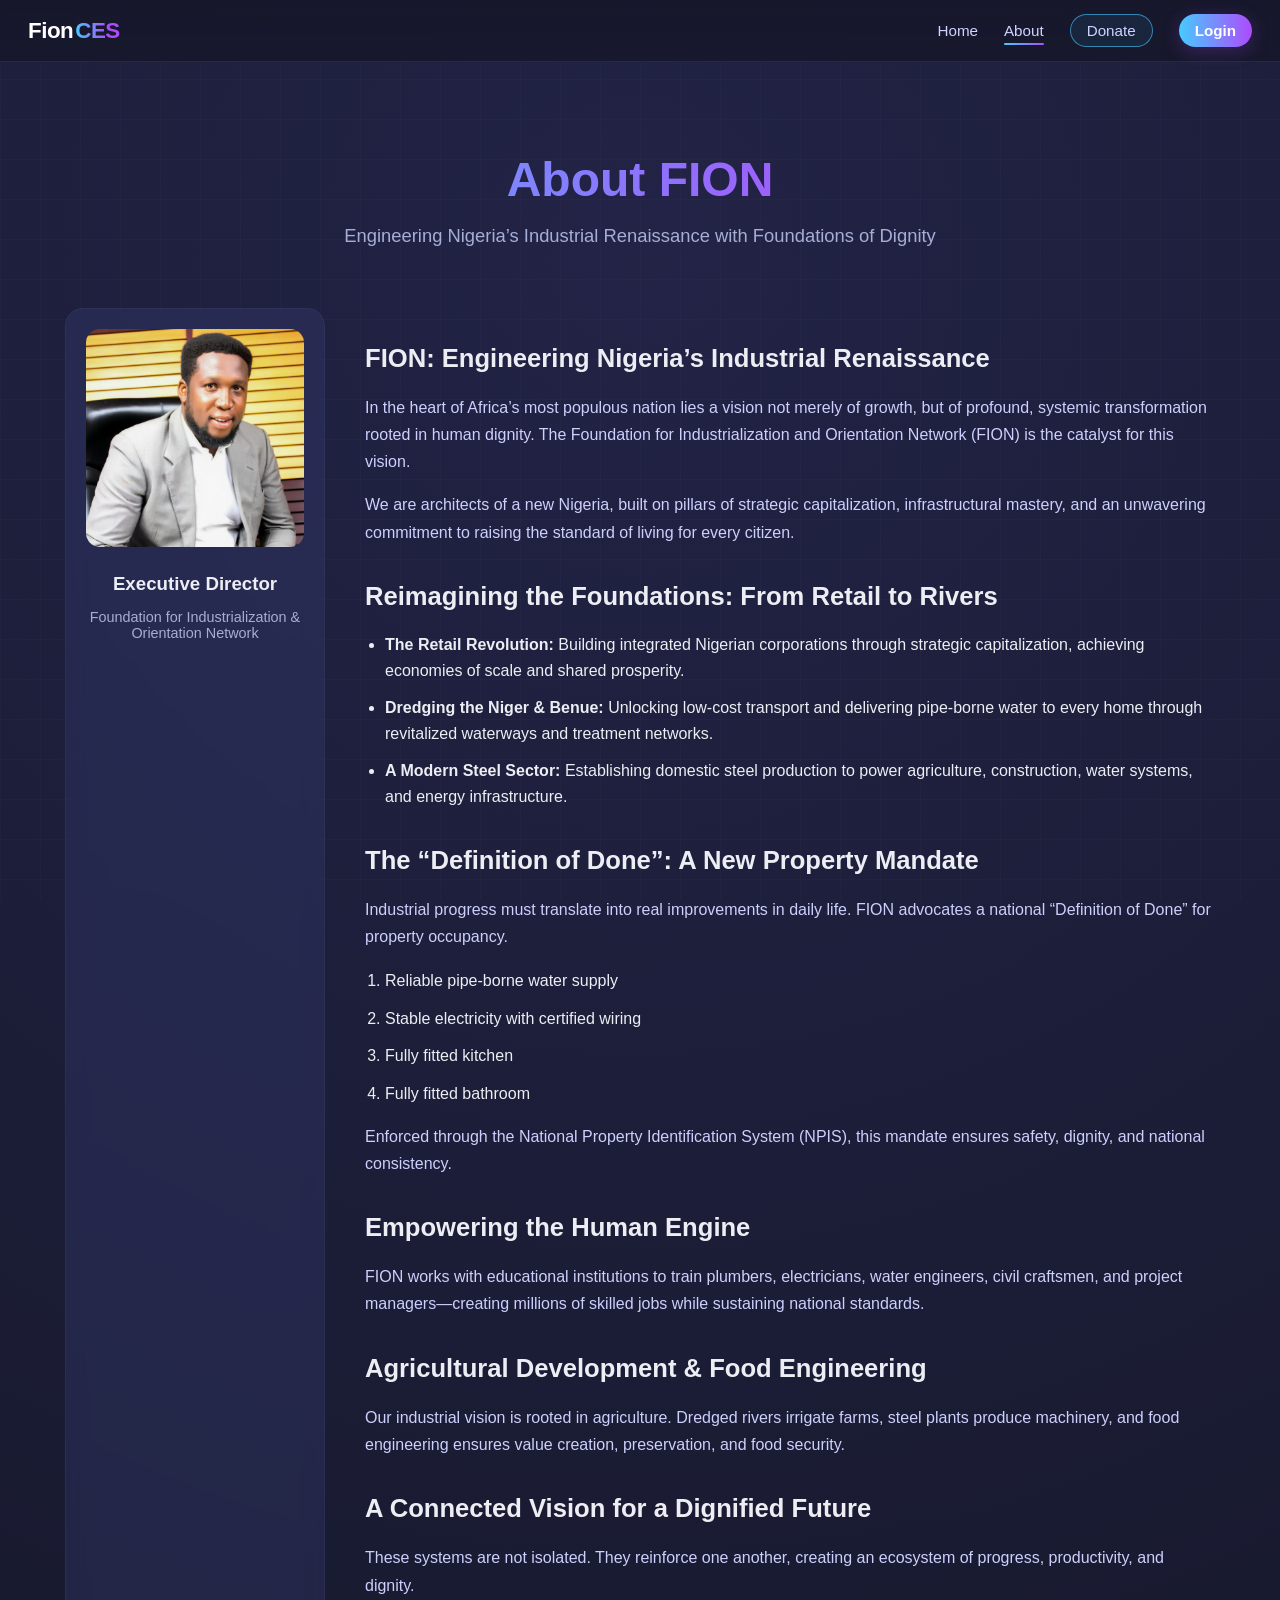
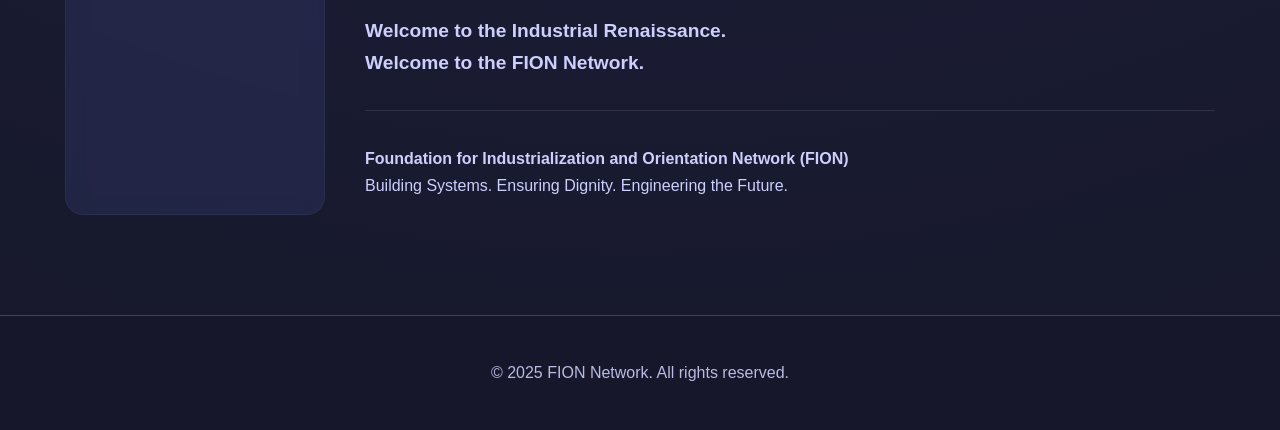
<file: about.html>
<!DOCTYPE html>
<html lang="en">

<head>
    <meta charset="UTF-8" />
    <meta name="viewport" content="width=device-width, initial-scale=1" />
    <title>About Us – FION</title>
    <link rel="stylesheet" href="css/style.css">
    <link rel="stylesheet" href="css/about.css">
</head>

<body>

    <nav class="top-nav">
        <a href="index.html" class="nav-logo">
          Fion<span class="gradient-text">CES</span>
        </a>
      
        <div class="nav-links">
          <a href="index.html">Home</a>
          <a href="about.html" class="active">About</a>
          <a href="donate" class="donate-btn">Donate</a>
          <a href="login" class="cta">Login</a>
        </div>
      </nav>

    <div class="grid-bg"></div>

    <section class="about-hero">
        <h1 class="gradient-text">About FION</h1>
        <p class="hero-sub">
            Engineering Nigeria’s Industrial Renaissance with Foundations of Dignity
        </p>
    </section>

    <main class="about-wrapper">

        <!-- DIRECTOR CARD -->
        <aside class="director-card">
            <img src="images/director_placeholder.jpeg" alt="Director of FION">
            <h3>Executive Director</h3>
            <p class="director-title">Foundation for Industrialization & Orientation Network</p>
        </aside>

        <!-- MAIN CONTENT -->
        <article class="about-content">

            <h2>FION: Engineering Nigeria’s Industrial Renaissance</h2>
            <p>
                In the heart of Africa’s most populous nation lies a vision not merely of growth,
                but of profound, systemic transformation rooted in human dignity.
                The Foundation for Industrialization and Orientation Network (FION) is the catalyst
                for this vision.
            </p>

            <p>
                We are architects of a new Nigeria, built on pillars of strategic capitalization,
                infrastructural mastery, and an unwavering commitment to raising the standard of
                living for every citizen.
            </p>

            <h2>Reimagining the Foundations: From Retail to Rivers</h2>

            <ul class="about-list">
                <li>
                    <strong>The Retail Revolution:</strong>
                    Building integrated Nigerian corporations through strategic capitalization,
                    achieving economies of scale and shared prosperity.
                </li>

                <li>
                    <strong>Dredging the Niger & Benue:</strong>
                    Unlocking low-cost transport and delivering pipe-borne water to every home
                    through revitalized waterways and treatment networks.
                </li>

                <li>
                    <strong>A Modern Steel Sector:</strong>
                    Establishing domestic steel production to power agriculture, construction,
                    water systems, and energy infrastructure.
                </li>
            </ul>

            <h2>The “Definition of Done”: A New Property Mandate</h2>

            <p>
                Industrial progress must translate into real improvements in daily life.
                FION advocates a national “Definition of Done” for property occupancy.
            </p>

            <ol class="about-steps">
                <li>Reliable pipe-borne water supply</li>
                <li>Stable electricity with certified wiring</li>
                <li>Fully fitted kitchen</li>
                <li>Fully fitted bathroom</li>
            </ol>

            <p>
                Enforced through the National Property Identification System (NPIS),
                this mandate ensures safety, dignity, and national consistency.
            </p>

            <h2>Empowering the Human Engine</h2>

            <p>
                FION works with educational institutions to train plumbers, electricians,
                water engineers, civil craftsmen, and project managers—creating millions of
                skilled jobs while sustaining national standards.
            </p>

            <h2>Agricultural Development & Food Engineering</h2>

            <p>
                Our industrial vision is rooted in agriculture. Dredged rivers irrigate farms,
                steel plants produce machinery, and food engineering ensures value creation,
                preservation, and food security.
            </p>

            <h2>A Connected Vision for a Dignified Future</h2>

            <p>
                These systems are not isolated. They reinforce one another, creating an ecosystem
                of progress, productivity, and dignity.
            </p>

            <p class="about-closing">
                <strong>
                    Welcome to the Industrial Renaissance.<br>
                    Welcome to the FION Network.
                </strong>
            </p>

            <div class="about-signature">
                <p>
                    <strong>Foundation for Industrialization and Orientation Network (FION)</strong><br>
                    Building Systems. Ensuring Dignity. Engineering the Future.
                </p>
            </div>

        </article>

    </main>

    <footer class="footer">
        <p>© 2025 FION Network. All rights reserved.</p>
    </footer>

</body>

</html>
</file>
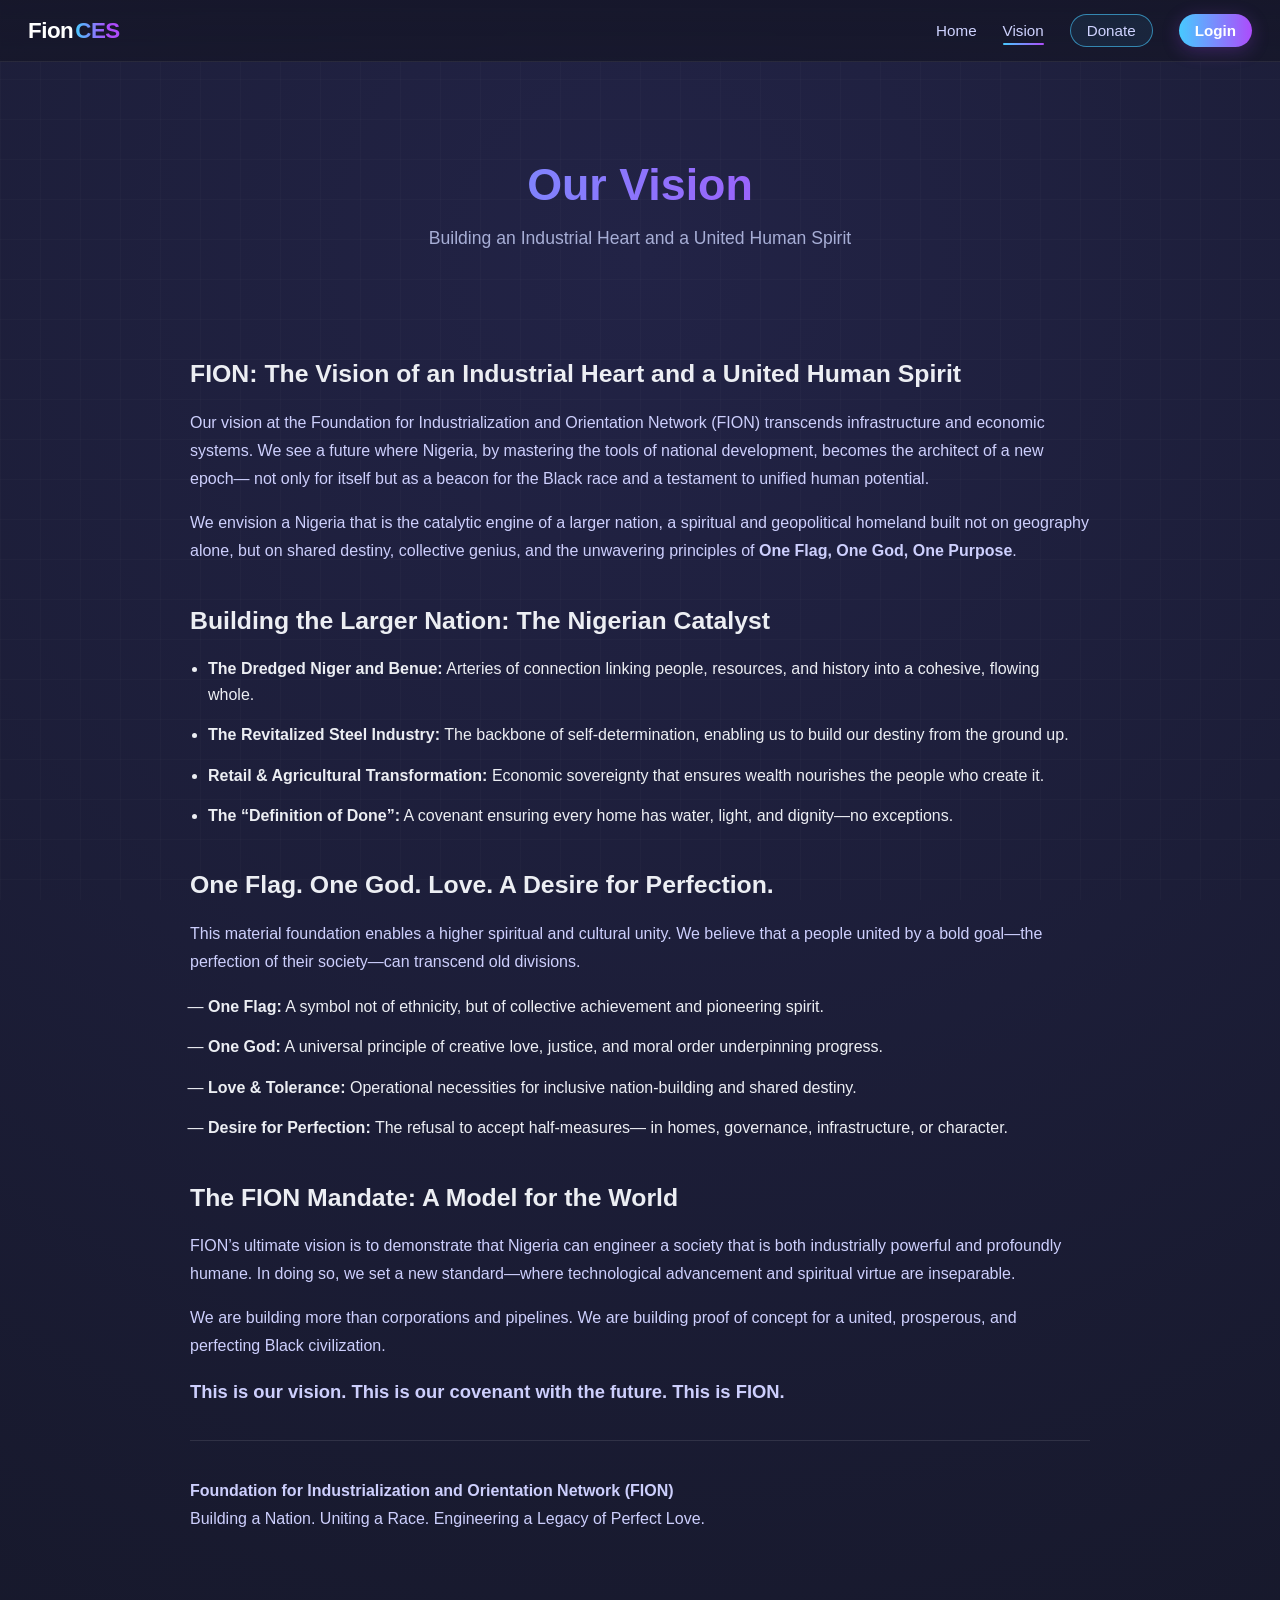
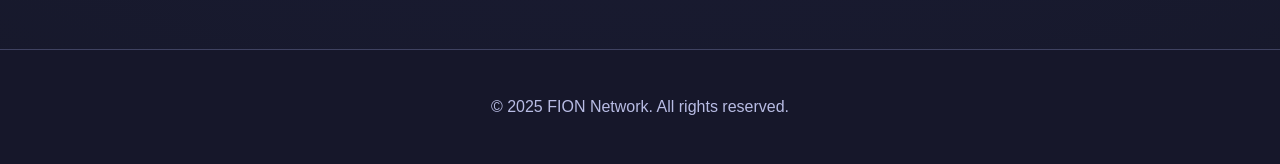
<file: vision.html>
<!DOCTYPE html>
<html lang="en">
<head>
  <meta charset="UTF-8" />
  <meta name="viewport" content="width=device-width, initial-scale=1" />
  <title>Our Vision – FION</title>
  <link rel="stylesheet" href="css/style.css">
  <link rel="stylesheet" href="css/vision.css">
</head>
<body>

<div class="grid-bg"></div>

<!-- TOP NAV -->
<nav class="top-nav">
        <a href="index.html" class="nav-logo">
          Fion<span class="gradient-text">CES</span>
        </a>
      
        <div class="nav-links">
          <a href="index.html">Home</a>
          <a href="vision.html" class="active">Vision</a>
          <a href="donate" class="donate-btn">Donate</a>
          <a href="login" class="cta">Login</a>
        </div>
      </nav>

<!-- HERO -->
<section class="vision-hero">
  <h1 class="gradient-text">Our Vision</h1>
  <p class="vision-sub">
    Building an Industrial Heart and a United Human Spirit
  </p>
</section>

<!-- CONTENT -->
<main class="vision-wrapper">

  <article class="vision-content">

    <h2>FION: The Vision of an Industrial Heart and a United Human Spirit</h2>

    <p>
      Our vision at the Foundation for Industrialization and Orientation Network (FION)
      transcends infrastructure and economic systems. We see a future where Nigeria,
      by mastering the tools of national development, becomes the architect of a new epoch—
      not only for itself but as a beacon for the Black race and a testament to unified
      human potential.
    </p>

    <p>
      We envision a Nigeria that is the catalytic engine of a larger nation, a spiritual
      and geopolitical homeland built not on geography alone, but on shared destiny,
      collective genius, and the unwavering principles of
      <strong>One Flag, One God, One Purpose</strong>.
    </p>

    <h2>Building the Larger Nation: The Nigerian Catalyst</h2>

    <ul class="vision-list">
      <li>
        <strong>The Dredged Niger and Benue:</strong>
        Arteries of connection linking people, resources, and history into a cohesive,
        flowing whole.
      </li>

      <li>
        <strong>The Revitalized Steel Industry:</strong>
        The backbone of self-determination, enabling us to build our destiny from the
        ground up.
      </li>

      <li>
        <strong>Retail & Agricultural Transformation:</strong>
        Economic sovereignty that ensures wealth nourishes the people who create it.
      </li>

      <li>
        <strong>The “Definition of Done”:</strong>
        A covenant ensuring every home has water, light, and dignity—no exceptions.
      </li>
    </ul>

    <h2>One Flag. One God. Love. A Desire for Perfection.</h2>

    <p>
      This material foundation enables a higher spiritual and cultural unity. We believe
      that a people united by a bold goal—the perfection of their society—can transcend
      old divisions.
    </p>

    <ul class="vision-pillars">
      <li>
        <strong>One Flag:</strong>
        A symbol not of ethnicity, but of collective achievement and pioneering spirit.
      </li>

      <li>
        <strong>One God:</strong>
        A universal principle of creative love, justice, and moral order underpinning
        progress.
      </li>

      <li>
        <strong>Love & Tolerance:</strong>
        Operational necessities for inclusive nation-building and shared destiny.
      </li>

      <li>
        <strong>Desire for Perfection:</strong>
        The refusal to accept half-measures— in homes, governance, infrastructure,
        or character.
      </li>
    </ul>

    <h2>The FION Mandate: A Model for the World</h2>

    <p>
      FION’s ultimate vision is to demonstrate that Nigeria can engineer a society that
      is both industrially powerful and profoundly humane. In doing so, we set a new
      standard—where technological advancement and spiritual virtue are inseparable.
    </p>

    <p>
      We are building more than corporations and pipelines. We are building proof of
      concept for a united, prosperous, and perfecting Black civilization.
    </p>

    <p class="vision-closing">
      <strong>This is our vision. This is our covenant with the future. This is FION.</strong>
    </p>

    <div class="vision-signature">
      <p>
        <strong>Foundation for Industrialization and Orientation Network (FION)</strong><br>
        Building a Nation. Uniting a Race. Engineering a Legacy of Perfect Love.
      </p>
    </div>

  </article>

</main>

<footer class="footer">
  <p>© 2025 FION Network. All rights reserved.</p>
</footer>

</body>
</html>
</file>
<file: css/style.css>
/* Background grid and radial gradient */
body {
  background: radial-gradient(circle at center 20vw, #222346 0%, #16182A 100%);
  color: #eceef3;
  font-family: 'Poppins', 'Orbitron', Arial, sans-serif;
  margin: 0;
  min-height: 100vh;
}
/* =========================================
   HERO CAROUSEL
========================================= */

.hero-carousel {
  width: 100%;
  display: flex;
  justify-content: center;
  margin-top: 20px;
  margin-bottom: 40px;
  position: relative;
  z-index: 2;
}

.carousel-container {
  position: relative;
  width: 90%;
  max-width: 1100px;
  border-radius: 20px;
  overflow: hidden;
  box-shadow: 0 8px 25px rgba(0,0,0,0.25);
}

.carousel-slide {
  display: none;
  position: relative;
}

.carousel-slide.active {
  display: block;
  animation: fadeSlide 1s ease-in-out;
}

@keyframes fadeSlide {
  from {opacity: 0;}
  to {opacity: 1;}
}

.carousel-slide img {
  width: 100%;
  height: 420px;
  object-fit: cover;
  border-radius: 20px;
}

.carousel-caption {
  position: absolute;
  bottom: 35px;
  left: 40px;
  color: #ffffff;
  max-width: 60%;
  text-shadow: 0 4px 12px rgba(0,0,0,0.55);
}

.carousel-caption h2 {
  font-size: 2.3rem;
  font-weight: 700;
  margin-bottom: 8px;
}

.carousel-caption p {
  font-size: 1.2rem;
  margin-bottom: 18px;
}

.carousel-cta {
  display: inline-block;
  padding: 12px 28px;
  background: linear-gradient(90deg,#47caff,#ad4cfb);
  color: #fff;
  font-weight: 600;
  border-radius: 12px;
  text-decoration: none;
  transition: 0.3s;
}

.carousel-cta:hover {
  background: linear-gradient(90deg,#ad4cfb,#47caff);
}

/* Dots Navigation */
.carousel-dots {
  position: absolute;
  bottom: 15px;
  width: 100%;
  display: flex;
  justify-content: center;
  gap: 12px;
}

.carousel-dots .dot {
  width: 12px;
  height: 12px;
  background: rgba(255,255,255,0.55);
  border-radius: 50%;
  cursor: pointer;
  transition: 0.3s;
}

.carousel-dots .dot.active {
  background: #47caff;
  transform: scale(1.25);
}

@media (max-width: 700px) {
  .carousel-slide img {
    height: 260px;
  }
  .carousel-caption {
    bottom: 20px;
    left: 20px;
    max-width: 85%;
  }
  .carousel-caption h2 { font-size: 1.5rem; }
  .carousel-caption p { font-size: 1rem; }
}

.grid-bg {
  position: fixed;
  width: 100vw; height: 100vh;
  top: 0; left: 0;
  pointer-events: none;
  z-index: 0;
  background-image: 
    linear-gradient(0deg, rgba(255,255,255,0.02) 1px, transparent 1px),
    linear-gradient(90deg, rgba(255,255,255,0.02) 1px, transparent 1px);
  background-size: 40px 40px;
}

/* Hero area */
.hero {
  text-align: center;
  position: relative;
  padding: 80px 0 50px 0;
  z-index: 1;
}
.logo {
  font-family: 'Orbitron', 'Poppins', Arial, sans-serif;
  font-size: 4rem;
  font-weight: 700;
  color: #fff;
  letter-spacing: -2px;
}
.gradient-text {
  background: linear-gradient(90deg,#47caff,#ad4cfb 73%);
  -webkit-background-clip: text;
  -webkit-text-fill-color: transparent;
  font-family: inherit;
}
.subtitle {
  margin: 24px 0 32px 0;
  font-size: 1.25rem;
  line-height: 1.5;
  color: #eceef3;
}
.em-blue { color: #47caff; font-weight: 600; }
.em-purple { color: #ad4cfb; font-weight: 600; }
.cta-btns {
  margin-bottom: 35px;
}
.primary-btn, .secondary-btn {
  font-size: 1.05rem;
  font-weight: 600;
  border-radius: 9px;
  padding: 13px 35px;
  margin: 0 12px;
  text-decoration: none;
  transition: box-shadow 0.25s, background 0.2s;
}
.primary-btn {
  background: linear-gradient(90deg,#47caff,#ad4cfb 73%);
  color: #fff;
  border: none;
  box-shadow: 0 3px 12px rgba(173,76,251,0.13);
}
.primary-btn:hover { background: linear-gradient(90deg,#ad4cfb 10%, #47caff 87%);}
.secondary-btn {
  background: rgba(34,36,70,0.8);
  color: #fff;
  border: 2px solid #393b67;
  box-shadow: 0 2px 8px rgba(68,106,243,0.06);
}
.secondary-btn:hover { border-color: #ad4cfb; }

.hero-icons {
  display: flex;
  justify-content: center;
  margin-top: 33px;
  gap: 80px;
}
.hero-icon {
  display: flex; flex-direction: column; align-items: center;
  gap: 6px;
}
.hero-icon svg { display: block; margin-bottom: 9px;}
.hero-icon span { font-weight: 600; color: #eceef3; margin-top: 3px; }

.feature-icons {
  display: flex;
  justify-content: center;
  gap: 32px;
  margin: 40px auto 10px auto;
}
.feat-block {
  text-align: center;
}
.feat-icon {
  display: block;
  font-size: 2rem;
  margin-bottom: 6px;
}
.feat-label {
  color: #eceef3;
  font-size: 0.96rem;
  font-weight: 500;
}

.features-section {
  margin: 70px auto 50px auto;
  text-align: center;
}
.sec-title {
  font-size: 2.0rem;
  font-weight: 600;
  margin-bottom: 12px;
}
.sec-desc {
  color: #a7aed6;
  font-size: 1.15rem;
  margin-bottom: 37px;
}
.feature-cards {
  display: grid;
  grid-template-columns: repeat(auto-fit,minmax(260px,1fr));
  gap: 32px;
  max-width: 1050px;
  margin: 0 auto;
}
.feature-card {
  background: rgba(63,68,130,0.28);
  border-radius: 18px;
  backdrop-filter: blur(10px);
  box-shadow: 0 5px 25px rgba(47,95,203,0.09);
  padding: 32px 22px;
  color: #eceef3;
  text-align: center;
  border: 1px solid rgba(80,80,110,0.22);
}
.card-icon {
  font-size: 2.1rem;
  margin-bottom: 10px;
  color: #47caff;
}
.feature-card h3 { margin-bottom: 10px; font-weight: 600;}
.feature-card p { font-size: 1rem; color: #cdcffd;}

.pricing-section {
  padding: 70px 0 30px 0;
  text-align: center;
}
.pricing-section h2 {
  font-size: 2rem;
  font-weight: 600;
  margin-bottom: 14px;
}
.trial-badge {
  display: inline-block;
  background: rgba(99,255,193,0.15);
  color: #47caff;
  font-weight: 600;
  padding: 7px 18px;
  border-radius: 18px;
  margin: 22px 0 28px 0;
}

.pricing-card {
  background: rgba(50,55,94,0.38);
  border-radius: 15px;
  margin: 0 auto;
  max-width: 350px;
  box-shadow: 0 5px 28px rgba(173,76,251,0.12);
  padding: 34px 18px 22px 18px;
  text-align: left;
  position: relative;
}
.pop-badge {
  position: absolute;
  top: -15px; left: 15px;
  background: linear-gradient(90deg,#ad4cfb 20%, #47caff 90%);
  color: #fff; font-weight: 600; font-size: 0.95rem;
  border-radius: 9px; padding: 5px 17px;
  box-shadow: 0 1px 10px rgba(47,95,203,0.12);
}
.price {
  font-size: 2.1rem; font-weight: 700; color: #eceef3;
  margin-bottom: 9px;
}
.price span { font-size: 1.1rem; margin-right: 8px;}
.pricing-desc {
  color: #a7aed6; font-size: 1.05rem;
  margin-bottom: 11px;
}
.pricing-feats {
  padding-left: 14px; color: #eceef3;
}
.pricing-feats li {
  margin-bottom: 8px;
  font-size: 1rem;
  list-style-type: "✔️ ";
}

.footer {
  padding: 32px 0;
  text-align: center;
  color: #b8bce4;
  font-size: 1rem;
  background: rgba(22,23,42,0.93);
  border-top: 1px solid #3f4261;
}
@media (max-width: 1000px) {
  .feature-cards {grid-template-columns: 1fr 1fr;}
  .hero-icons, .feature-icons { gap:32px;}
}
@media (max-width: 690px) {
  .feature-cards {grid-template-columns: 1fr;}
  .hero-icons, .feature-icons { flex-direction: column; gap:12px;}
  .logo { font-size: 2.2rem;}
  .pricing-card { max-width: 95vw;}
}


.auth-wrapper {
  max-width: 410px;
  margin: 60px auto;
  background: rgba(34,36,70,0.93);
  border-radius: 16px;
  box-shadow: 0 2px 22px rgba(173,76,251,0.16);
  padding: 38px 28px;
  position: relative;
  z-index: 2;
}
.auth-form {
  display: flex;
  flex-direction: column;
  gap: 24px;
}
.auth-title {
  font-size: 2rem;
  font-weight: 700;
  color: #47caff;
  text-align: center;
  margin-bottom: 12px;
  font-family: 'Orbitron', 'Poppins', Arial, sans-serif;
}
.form-group {
  display: flex;
  flex-direction: column;
}
.input-field {
  padding: 13px;
  font-size: 1.08em;
  border: 1.5px solid #393b67;
  border-radius: 7px;
  background: rgba(70,82,139,0.19);
  color: #eceef3;
  font-family: inherit;
  transition: border 0.22s;
}
.input-field:focus {
  border: 2.5px solid #47caff;
  outline: none;
}

.btn {
  padding: 12px 0;
  border: none;
  border-radius: 9px;
  font-size: 1.07em;
  font-weight: 600;
  cursor: pointer;
  transition: background 0.18s, transform 0.2s;
}

.btn-primary {
  background: linear-gradient(90deg,#47caff,#ad4cfb 73%);
  color: #fff;
  box-shadow: 0 3px 12px rgba(173,76,251,0.13);
}
.btn-primary:hover,
.btn-primary:focus {
  background: linear-gradient(90deg,#ad4cfb 10%, #47caff 87%);
  transform: translateY(-3px) scale(1.04);
}

.auth-link {
  text-align: center;
  margin-top: 3px;
  font-size: 1em;
  color: #ad4cfb;
}
.auth-link a {
  color: #47caff;
  font-weight: 600;
  text-decoration: none;
  transition: text-decoration 0.2s;
}
.auth-link a:hover {
  text-decoration: underline;
}

/* HERO SLIDER */
.hero-slider-wrapper {
  position: relative;
  width: 100%;
  max-width: 1050px;
  margin: 0px auto 50px auto;
  border-radius: 22px;
  overflow: hidden;
  box-shadow: 0 8px 28px rgba(0,0,0,0.32);
}

.hero-slider {
  position: relative;
  width: 100%;
  height: 420px;
}

.hero-slide {
  position: absolute;
  width: 100%;
  height: 100%;
  opacity: 0;
  transition: opacity 0.7s ease;
}

.hero-slide.active {
  opacity: 1;
}

.hero-slide img {
  width: 100%;
  height: 100%;
  object-fit: cover;
}

.hero-slide-content {
  position: absolute;
  bottom: 40px;
  left: 40px;
  color: #fff;
  max-width: 450px;
}

.slide-title {
  font-size: 2.1rem;
  font-weight: 700;
  margin-bottom: 8px;
  text-shadow: 0px 3px 12px rgba(0,0,0,0.45);
  max-width: 650px;
}

.slide-sub {
  font-size: 1.1rem;
  margin-bottom: 14px;
  text-shadow: 0px 2px 10px rgba(0,0,0,0.35);
}

.slide-cta {
  display: inline-block;
  padding: 10px 22px;
  border-radius: 10px;
  background: linear-gradient(90deg,#47caff,#ad4cfb 73%);
  color: #fff;
  text-decoration: none;
  font-weight: 600;
  transition: transform 0.25s;
  position: relative;
  z-index: 10;
  pointer-events: auto;
}

.slide-cta:hover {
  transform: translateY(-3px);
}

/* Arrows */
.hero-arrow {
  position: absolute;
  top: 50%;
  transform: translateY(-50%);
  z-index: 5;
  background: rgba(0,0,0,0.35);
  border: none;
  color: #fff;
  font-size: 2.2rem;
  padding: 8px 16px;
  border-radius: 12px;
  cursor: pointer;
  transition: background 0.3s;
}

.hero-arrow:hover {
  background: rgba(0,0,0,0.55);
}

.hero-arrow-left { left: 20px; }
.hero-arrow-right { right: 20px; }

/* Text Animation */
@keyframes fadeUp {
  from { opacity: 0; transform: translateY(18px); }
  to { opacity: 1; transform: translateY(0); }
}

.animate-text {
  animation: fadeUp 1s ease forwards;
}

/* ===== IMPROVED FOOTER ===== */
.improved-footer {
    background: linear-gradient(135deg, #0b1023, #141b33);
    padding: 50px 20px 25px;
    color: #d6ddff;
    border-top: 1px solid rgba(255,255,255,0.05);
    margin-top: 40px;
}

.footer-wrapper {
    max-width: 1200px;
    margin: auto;
    display: grid;
    grid-template-columns: repeat(auto-fit, minmax(220px, 1fr));
    gap: 40px;
}

/* Brand Section */
.footer-logo {
    font-size: 30px;
    font-weight: 800;
    margin: 0 0 10px;
    letter-spacing: 0.5px;
}
.footer-logo span {
    background: linear-gradient(90deg, #4cc3ff, #a668ff);
    -webkit-background-clip: text;
    -webkit-text-fill-color: transparent;
}

.footer-desc {
    font-size: 14px;
    opacity: 0.85;
    line-height: 1.5;
    max-width: 250px;
}

/* Footer Social Icons */
.footer-social {
    display: flex;
    gap: 15px;
    margin-top: 15px;
}

.footer-social a {
    display: inline-flex;
    padding: 8px;
    border-radius: 50%;
    background: rgba(255,255,255,0.08);
    transition: 0.3s ease;
    color: #cdd7ff;
}

.footer-social a:hover {
    background: rgba(255,255,255,0.18);
    transform: translateY(-3px);
}

/* Links */
.footer-section h4 {
    margin-bottom: 12px;
    font-size: 16px;
    font-weight: 600;
}

.footer-section a {
    display: block;
    margin-bottom: 8px;
    color: #cdd5ff;
    font-size: 14px;
    opacity: 0.85;
    text-decoration: none;
    transition: 0.25s ease;
}

.footer-section a:hover {
    color: white;
    opacity: 1;
    transform: translateX(4px);
}

/* Bottom */
.footer-bottom {
    text-align: center;
    margin-top: 40px;
    font-size: 13px;
    opacity: 0.7;
    letter-spacing: 0.3px;
}

/* Responsive */
@media (max-width: 700px) {
    .footer-wrapper {
        text-align: center;
    }
    .footer-social {
        justify-content: center;
    }
}
/* Register Page */
.auth-errors {
  background: rgba(255, 99, 99, 0.15);
  border: 1px solid rgba(255, 99, 99, 0.4);
  color: #ffb3b3;
  padding: 10px;
  border-radius: 8px;
  margin-bottom: 15px;
  font-size: 0.95rem;
}

/* ===== Password Strength Meter ===== */
.password-meter {
  margin-top: 6px;
}

.strength-bar {
  width: 100%;
  height: 6px;
  background: rgba(255,255,255,0.2);
  border-radius: 6px;
  overflow: hidden;
  margin-bottom: 4px;
}

#strengthFill {
  height: 6px;
  width: 0%;
  transition: width 0.3s ease, background 0.3s ease;
  border-radius: 6px;
}

.level-0 { background: transparent; }
.level-1 { background: #e63946; }   /* red */
.level-2 { background: #f77f00; }   /* orange */
.level-3 { background: #fcbf49; }   /* yellow */
.level-4 { background: #2ec4b6; }   /* green */

.password-meter small {
  font-size: 0.75rem;
  opacity: 0.8;
}

button[disabled] {
  opacity: 0.5;
  cursor: not-allowed;
}

/* Home Navbar */
.home-nav {
  position: sticky;
  top: 0;
  z-index: 1000;
  display: flex;
  justify-content: space-between;
  align-items: center;
  padding: 14px 26px;
  background: rgba(22,23,42,0.82);
  backdrop-filter: blur(10px);
  border-bottom: 1px solid rgba(255,255,255,0.06);
}

/* Logo */
.nav-logo {
  font-family: 'Orbitron', 'Poppins', sans-serif;
  font-size: 1.35rem;
  font-weight: 700;
  text-decoration: none;
  color: #fff;
}

/* Nav links */
.nav-links {
  display: flex;
  align-items: center;
  gap: 26px;
}

.nav-links a {
  color: #d6dbff;
  font-weight: 500;
  text-decoration: none;
  font-size: 0.95rem;
  transition: color 0.2s ease;
}

.nav-links a:hover {
  color: #fff;
}

/* Donate CTA */
.donate-cta {
  padding: 8px 18px;
  border-radius: 999px;
  background: linear-gradient(90deg,#47caff,#ad4cfb);
  color: #fff !important;
  font-weight: 600;
  box-shadow: 0 3px 12px rgba(173,76,251,0.25);
  transition: transform .2s ease, box-shadow .2s ease;
}

.donate-cta:hover {
  transform: translateY(-1px);
  box-shadow: 0 6px 18px rgba(173,76,251,0.45);
}

/* Mobile */
@media (max-width: 768px) {
  .home-nav {
      padding: 12px 18px;
  }
  .nav-links {
      gap: 16px;
  }
}
</file>
<file: css/about.css>
/* HERO */
.about-hero {
  text-align: center;
  padding: 50px 20px 22px;
  position: relative;
  z-index: 1;
}

.about-hero h1 {
  font-size: 3rem;
  margin-bottom: 10px;
}

.hero-sub {
  color: #a7aed6;
  font-size: 1.15rem;
}

/* LAYOUT */
.about-wrapper {
  max-width: 1150px;
  margin: 0 auto 80px;
  padding: 20px;
  display: grid;
  grid-template-columns: 260px 1fr;
  gap: 40px;
}

/* DIRECTOR CARD */
.director-card {
  background: rgba(63,68,130,0.28);
  border-radius: 18px;
  padding: 20px;
  text-align: center;
  border: 1px solid rgba(80,80,110,0.22);
  backdrop-filter: blur(10px);
}

.director-card img {
  width: 100%;
  border-radius: 14px;
  margin-bottom: 14px;
}

.director-card h3 {
  margin: 8px 0 4px;
}

.director-title {
  color: #a7aed6;
  font-size: 0.9rem;
}

/* CONTENT */
.about-content h2 {
  margin-top: 36px;
  font-size: 1.6rem;
}

.about-content p {
  margin-top: 14px;
  line-height: 1.7;
  color: #cdcffd;
}

.about-list,
.about-steps {
  margin-top: 18px;
  padding-left: 20px;
}

.about-list li,
.about-steps li {
  margin-bottom: 12px;
  line-height: 1.6;
}

.about-steps li {
  list-style: decimal;
}

.about-closing {
  margin-top: 40px;
  font-size: 1.2rem;
}

.about-signature {
  margin-top: 30px;
  padding-top: 20px;
  border-top: 1px solid rgba(255,255,255,0.1);
  color: #eceef3;
}

/* RESPONSIVE */
@media (max-width: 900px) {
  .about-wrapper {
    grid-template-columns: 1fr;
  }
  .director-card {
    max-width: 360px;
    margin: 0 auto;
  }
}
@media (max-width: 600px) {
  .about-hero {
    padding: 45px 16px 28px;
  }
}

/* Modern Top Navigation */
.top-nav {
    position: sticky;
    top: 0;
    z-index: 100;
    display: flex;
    justify-content: space-between;
    align-items: center;
    padding: 14px 28px;

    background: linear-gradient(
        180deg,
        rgba(22,23,42,0.92),
        rgba(22,23,42,0.85)
    );
    backdrop-filter: blur(10px);

    border-bottom: 1px solid rgba(255,255,255,0.08);
}

/* Logo */
.nav-logo {
    font-family: 'Orbitron', 'Poppins', sans-serif;
    font-size: 1.4rem;
    font-weight: 700;
    text-decoration: none;
    color: #fff;
    letter-spacing: -0.5px;
}

.nav-logo .gradient-text {
    margin-left: 2px;
}

/* Nav Links */
.nav-links {
    display: flex;
    align-items: center;
    gap: 26px;
}

.nav-links a {
    color: #cfd3ff;
    font-weight: 500;
    text-decoration: none;
    position: relative;
    transition: color 0.25s ease;
}

.nav-links a:hover {
    color: #ffffff;
}

/* Active link indicator */
.nav-links a.active::after {
    content: "";
    position: absolute;
    left: 0;
    bottom: -6px;
    width: 100%;
    height: 2px;
    border-radius: 2px;
    background: linear-gradient(90deg,#47caff,#ad4cfb);
}

/* CTA style (optional) */
.nav-links a.cta {
    padding: 8px 16px;
    border-radius: 20px;
    background: linear-gradient(90deg,#47caff,#ad4cfb);
    color: #fff;
    font-weight: 600;
    box-shadow: 0 4px 18px rgba(173,76,251,0.25);
}

.nav-links a.cta:hover {
    opacity: 0.95;
}

/* Mobile */
@media (max-width: 720px) {
    .top-nav {
        padding: 12px 18px;
    }

    .nav-links {
        gap: 16px;
    }
}

/* Donate CTA */
.donate-btn {
  padding: 7px 16px;
  border-radius: 20px;
  font-weight: 600;
  text-decoration: none;
  color: #47caff;
  border: 1.5px solid rgba(71,202,255,0.6);
  background: rgba(71,202,255,0.08);
  transition: all 0.25s ease;
}

.donate-btn:hover {
  background: linear-gradient(90deg,#47caff,#ad4cfb);
  color: #fff;
  border-color: transparent;
  box-shadow: 0 6px 22px rgba(173,76,251,0.25);
}
</file>
<file: css/vision.css>
/* HERO */
.vision-hero {
  text-align: center;
  padding: 60px 20px 32px;
  position: relative;
  z-index: 1;
}

.vision-hero h1 {
  font-size: 2.8rem;
  margin-bottom: 10px;
}

.vision-sub {
  color: #a7aed6;
  font-size: 1.1rem;
}

/* LAYOUT */
.vision-wrapper {
  max-width: 900px;
  margin: 0 auto 80px;
  padding: 20px;
}

/* CONTENT */
.vision-content h2 {
  margin-top: 42px;
  font-size: 1.55rem;
}

.vision-content p {
  margin-top: 16px;
  line-height: 1.75;
  color: #cdcffd;
}

/* LISTS */
.vision-list,
.vision-pillars {
  margin-top: 18px;
  padding-left: 18px;
}

.vision-list li,
.vision-pillars li {
  margin-bottom: 14px;
  line-height: 1.65;
}

.vision-pillars li {
  list-style-type: "— ";
}

/* CLOSING */
.vision-closing {
  margin-top: 42px;
  font-size: 1.15rem;
}

.vision-signature {
  margin-top: 32px;
  padding-top: 20px;
  border-top: 1px solid rgba(255,255,255,0.1);
  color: #eceef3;
}

/* RESPONSIVE */
@media (max-width: 700px) {
  .vision-hero h1 {
    font-size: 2.1rem;
  }
}

/* Modern Top Navigation */
.top-nav {
    position: sticky;
    top: 0;
    z-index: 100;
    display: flex;
    justify-content: space-between;
    align-items: center;
    padding: 14px 28px;

    background: linear-gradient(
        180deg,
        rgba(22,23,42,0.92),
        rgba(22,23,42,0.85)
    );
    backdrop-filter: blur(10px);

    border-bottom: 1px solid rgba(255,255,255,0.08);
}

/* Logo */
.nav-logo {
    font-family: 'Orbitron', 'Poppins', sans-serif;
    font-size: 1.4rem;
    font-weight: 700;
    text-decoration: none;
    color: #fff;
    letter-spacing: -0.5px;
}

.nav-logo .gradient-text {
    margin-left: 2px;
}

/* Nav Links */
.nav-links {
    display: flex;
    align-items: center;
    gap: 26px;
}

.nav-links a {
    color: #cfd3ff;
    font-weight: 500;
    text-decoration: none;
    position: relative;
    transition: color 0.25s ease;
}

.nav-links a:hover {
    color: #ffffff;
}

/* Active link indicator */
.nav-links a.active::after {
    content: "";
    position: absolute;
    left: 0;
    bottom: -6px;
    width: 100%;
    height: 2px;
    border-radius: 2px;
    background: linear-gradient(90deg,#47caff,#ad4cfb);
}

/* CTA style (optional) */
.nav-links a.cta {
    padding: 8px 16px;
    border-radius: 20px;
    background: linear-gradient(90deg,#47caff,#ad4cfb);
    color: #fff;
    font-weight: 600;
    box-shadow: 0 4px 18px rgba(173,76,251,0.25);
}

.nav-links a.cta:hover {
    opacity: 0.95;
}

/* Mobile */
@media (max-width: 720px) {
    .top-nav {
        padding: 12px 18px;
    }

    .nav-links {
        gap: 16px;
    }
}

/* Donate CTA */
.donate-btn {
  padding: 7px 16px;
  border-radius: 20px;
  font-weight: 600;
  text-decoration: none;
  color: #47caff;
  border: 1.5px solid rgba(71,202,255,0.6);
  background: rgba(71,202,255,0.08);
  transition: all 0.25s ease;
}

.donate-btn:hover {
  background: linear-gradient(90deg,#47caff,#ad4cfb);
  color: #fff;
  border-color: transparent;
  box-shadow: 0 6px 22px rgba(173,76,251,0.25);
}
</file>
